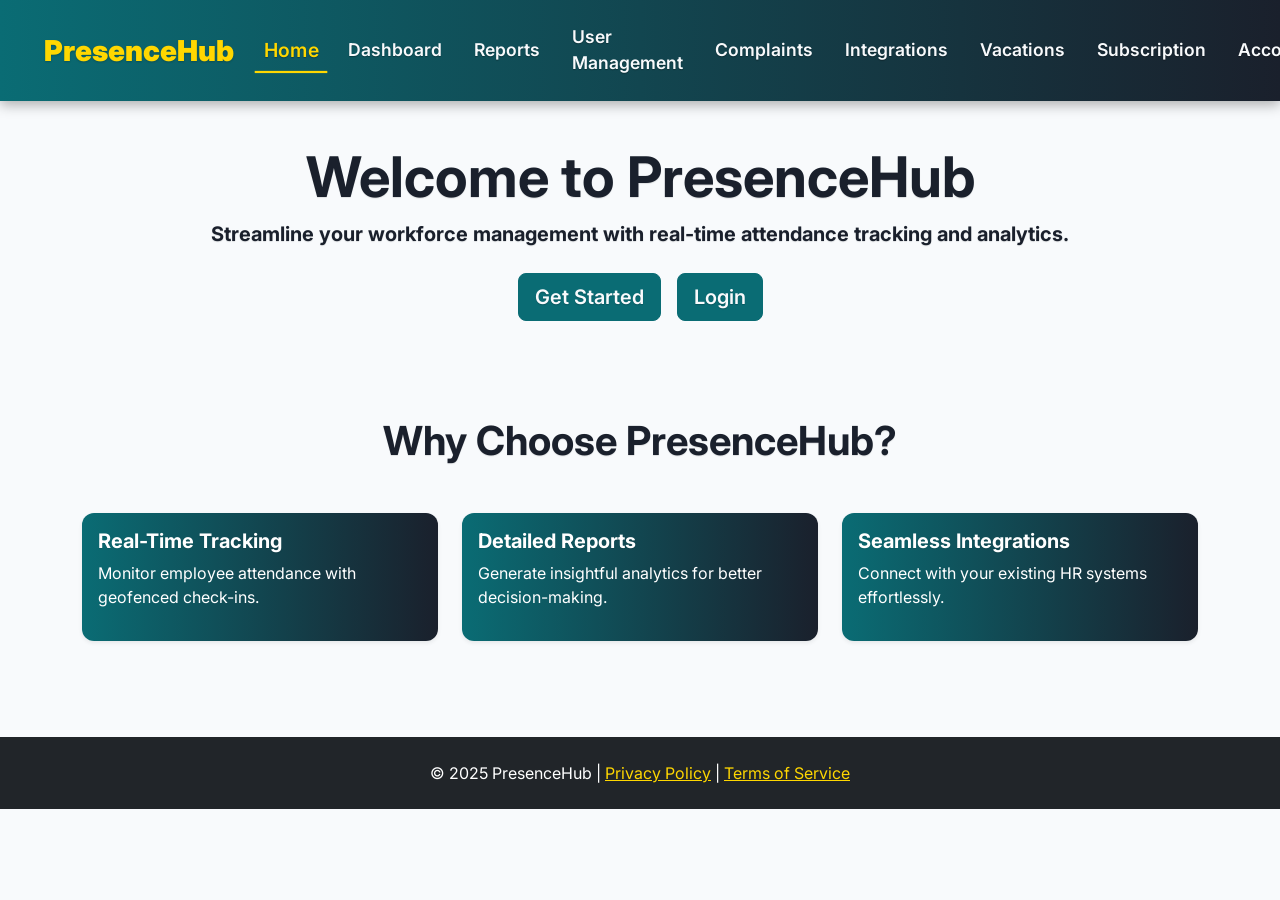
<file: index.html>
<!DOCTYPE html>
<html lang="en">

<head>
    <meta charset="UTF-8">
    <meta name="viewport" content="width=device-width, initial-scale=1.0">
    <title>PresenceHub - Home</title>
    <link href="https://cdn.jsdelivr.net/npm/bootstrap@5.3.2/dist/css/bootstrap.min.css" rel="stylesheet">
    <link href="https://fonts.googleapis.com/css2?family=Inter:wght@400;500;700;900&display=swap" rel="stylesheet">
    <script src="https://cdn.jsdelivr.net/npm/gsap@3.12.5/dist/gsap.min.js"></script>
    <link rel="preload" href="style.css" as="style"> <!-- preload للـ CSS عشان سرعة -->
    <link rel="stylesheet" href="style.css">
    <style>
        ul li {
            color: white !important;
        }

        body.no-transition {
            transition: none !important;
        }

        /* إزالة transition مؤقتة */
    </style>
</head>

<body class="no-transition"> <!-- class مؤقت للثبات -->
    <div id="notification" class="notification"></div>
    <nav class="navbar navbar-expand-lg navbar-dark fixed-top">
        <div class="container-fluid">
            <a class="navbar-brand" href="index.html">PresenceHub</a>
            <button class="navbar-toggler" type="button" data-bs-toggle="collapse" data-bs-target="#navbarNav"
                aria-controls="navbarNav" aria-expanded="false" aria-label="Toggle navigation">
                <span class="navbar-toggler-icon"></span>
            </button>
            <div class="collapse navbar-collapse" id="navbarNav">
                <ul class="navbar-nav ms-auto">
                    <li class="nav-item"><a class="nav-link active" style="color: white;" href="index.html">Home</a>
                    </li>
                    <li class="nav-item"><a class="nav-link" href="dashboard.html">Dashboard</a></li>
                    <li class="nav-item"><a class="nav-link" href="reports.html">Reports</a></li>
                    <li class="nav-item"><a class="nav-link" href="user-management.html">User Management</a></li>
                    <li class="nav-item"><a class="nav-link " href="complaints.html">Complaints</a></li>
                    <li class="nav-item"><a class="nav-link " href="integrations.html">Integrations</a></li>
                    <li class="nav-item"><a class="nav-link" href="vacations.html">Vacations</a></li>
                    <li class="nav-item"><a class="nav-link" href="subscription.html">Subscription</a></li>

                    <li class="nav-item"><a class="nav-link" href="settings.html">Account</a></li>
                    <li class="nav-item"><a class="nav-link text-danger" href="login.html" onclick="logout()">Logout</a>
                    </li>
                </ul>
            </div>
        </div>
    </nav>
    <main class="container py-5 mt-5">
        <section id="hero" class="text-center py-5">
            <h1 class="display-4 fw-bold">Welcome to PresenceHub</h1>
            <p class="lead">Streamline your workforce management with real-time attendance tracking and analytics.</p>
            <div class="d-flex justify-content-center gap-3 mt-4">
                <a href="signup.html" class="btn btn-primary btn-lg btn-clear">Get Started</a>
                <a href="login.html" class="btn btn-outline-primary btn-lg btn-clear">Login</a>
            </div>
        </section>
        <section id="features" class="py-5">
            <h2 class="display-6 fw-bold text-center mb-5">Why Choose PresenceHub?</h2>
            <div class="row g-4">
                <div class="col-md-4">
                    <div class="card shadow-sm feature-card">
                        <div class="card-body">
                            <h3 class="h5 fw-bold">Real-Time Tracking</h3>
                            <p>Monitor employee attendance with geofenced check-ins.</p>
                        </div>
                    </div>
                </div>
                <div class="col-md-4">
                    <div class="card shadow-sm feature-card">
                        <div class="card-body">
                            <h3 class="h5 fw-bold">Detailed Reports</h3>
                            <p>Generate insightful analytics for better decision-making.</p>
                        </div>
                    </div>
                </div>
                <div class="col-md-4">
                    <div class="card shadow-sm feature-card">
                        <div class="card-body">
                            <h3 class="h5 fw-bold">Seamless Integrations</h3>
                            <p>Connect with your existing HR systems effortlessly.</p>
                        </div>
                    </div>
                </div>
            </div>
        </section>
    </main>
    <footer class="bg-dark text-white text-center py-4">
        &copy; 2025 PresenceHub | <a href="privacy.html" class="text-gold">Privacy Policy</a> |
        <a href="terms.html" class="text-gold">Terms of Service</a>
    </footer>
    <script src="https://cdn.jsdelivr.net/npm/bootstrap@5.3.2/dist/js/bootstrap.bundle.min.js"></script>
    <script src="script.js"></script>
</body>

</html>
</file>
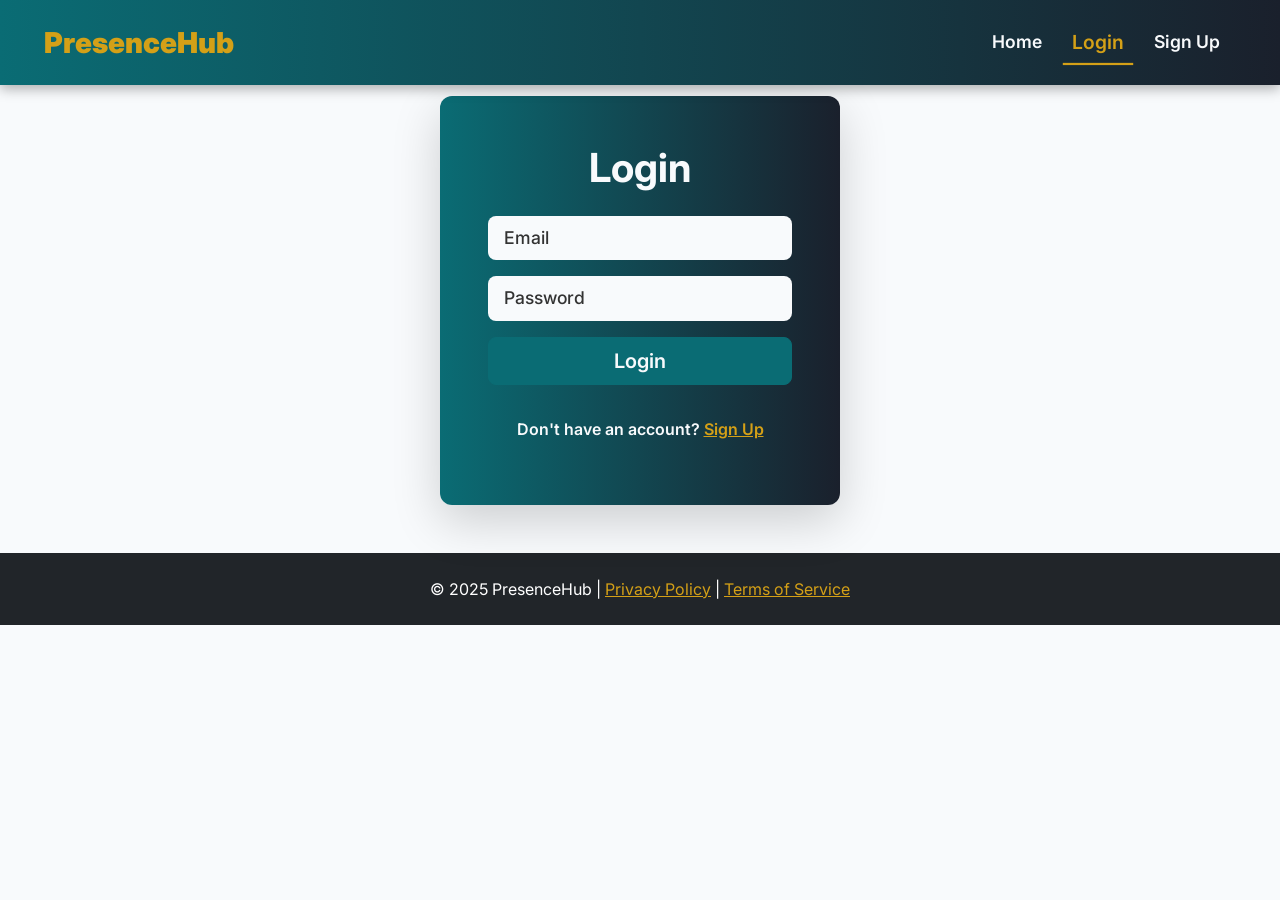
<file: login.html>
<!DOCTYPE html>
<html lang="en">
<head>
    <meta charset="UTF-8">
    <meta name="viewport" content="width=device-width, initial-scale=1.0">
    <title>PresenceHub - Login</title>
    <link href="https://cdn.jsdelivr.net/npm/bootstrap@5.3.2/dist/css/bootstrap.min.css" rel="stylesheet">
    <link href="https://fonts.googleapis.com/css2?family=Inter:wght@400;500;700;900&display=swap" rel="stylesheet">
    <script src="https://cdn.jsdelivr.net/npm/gsap@3.12.5/dist/gsap.min.js"></script>
    <link rel="stylesheet" href="login.css">
</head>
<body>
    <div id="notification" class="notification"></div>
    <nav class="navbar navbar-expand-lg navbar-dark fixed-top">
        <div class="container-fluid">
            <a class="navbar-brand" href="home.html">PresenceHub</a>
            <button class="navbar-toggler" type="button" data-bs-toggle="collapse" data-bs-target="#navbarNav" aria-controls="navbarNav" aria-expanded="false" aria-label="Toggle navigation">
                <span class="navbar-toggler-icon"></span>
            </button>
            <div class="collapse navbar-collapse" id="navbarNav">
                <ul class="navbar-nav ms-auto">
                    <li class="nav-item"><a class="nav-link" href="index.html">Home</a></li>
                    <li class="nav-item"><a class="nav-link active" href="login.html">Login</a></li>
                    <li class="nav-item"><a class="nav-link" href="signup.html">Sign Up</a></li>
                </ul>
            </div>
        </div>
    </nav>
    <main class="container py-5 mt-5">
        <section id="login" class="card shadow-lg mx-auto" style="max-width: 400px;">
            <div class="card-body p-5">
                <h2 class="display-6 fw-bold text-center mb-4">Login</h2>
                <form id="login-form" class="d-flex flex-column gap-3">
                    <input type="email" id="email" class="form-control form-control-lg" placeholder="Email" required>
                    <input type="password" id="password" class="form-control form-control-lg" placeholder="Password" required>
                    <button type="submit" class="btn btn-primary btn-lg position-relative">
                        Login
                        <div id="login-spinner" class="spinner"></div>
                    </button>
                    <p class="text-center mt-3">Don't have an account? <a href="signup.html" class="text-gold">Sign Up</a></p>
                </form>
            </div>
        </section>
    </main>
    <footer class="bg-dark text-white text-center py-4">
        &copy; 2025 PresenceHub | <a href="privacy.html" class="text-gold">Privacy Policy</a> |
        <a href="terms.html" class="text-gold">Terms of Service</a>
    </footer>
    <script src="https://cdn.jsdelivr.net/npm/bootstrap@5.3.2/dist/js/bootstrap.bundle.min.js"></script>
    <script src="login.js"></script>
</body>
</html>
</file>
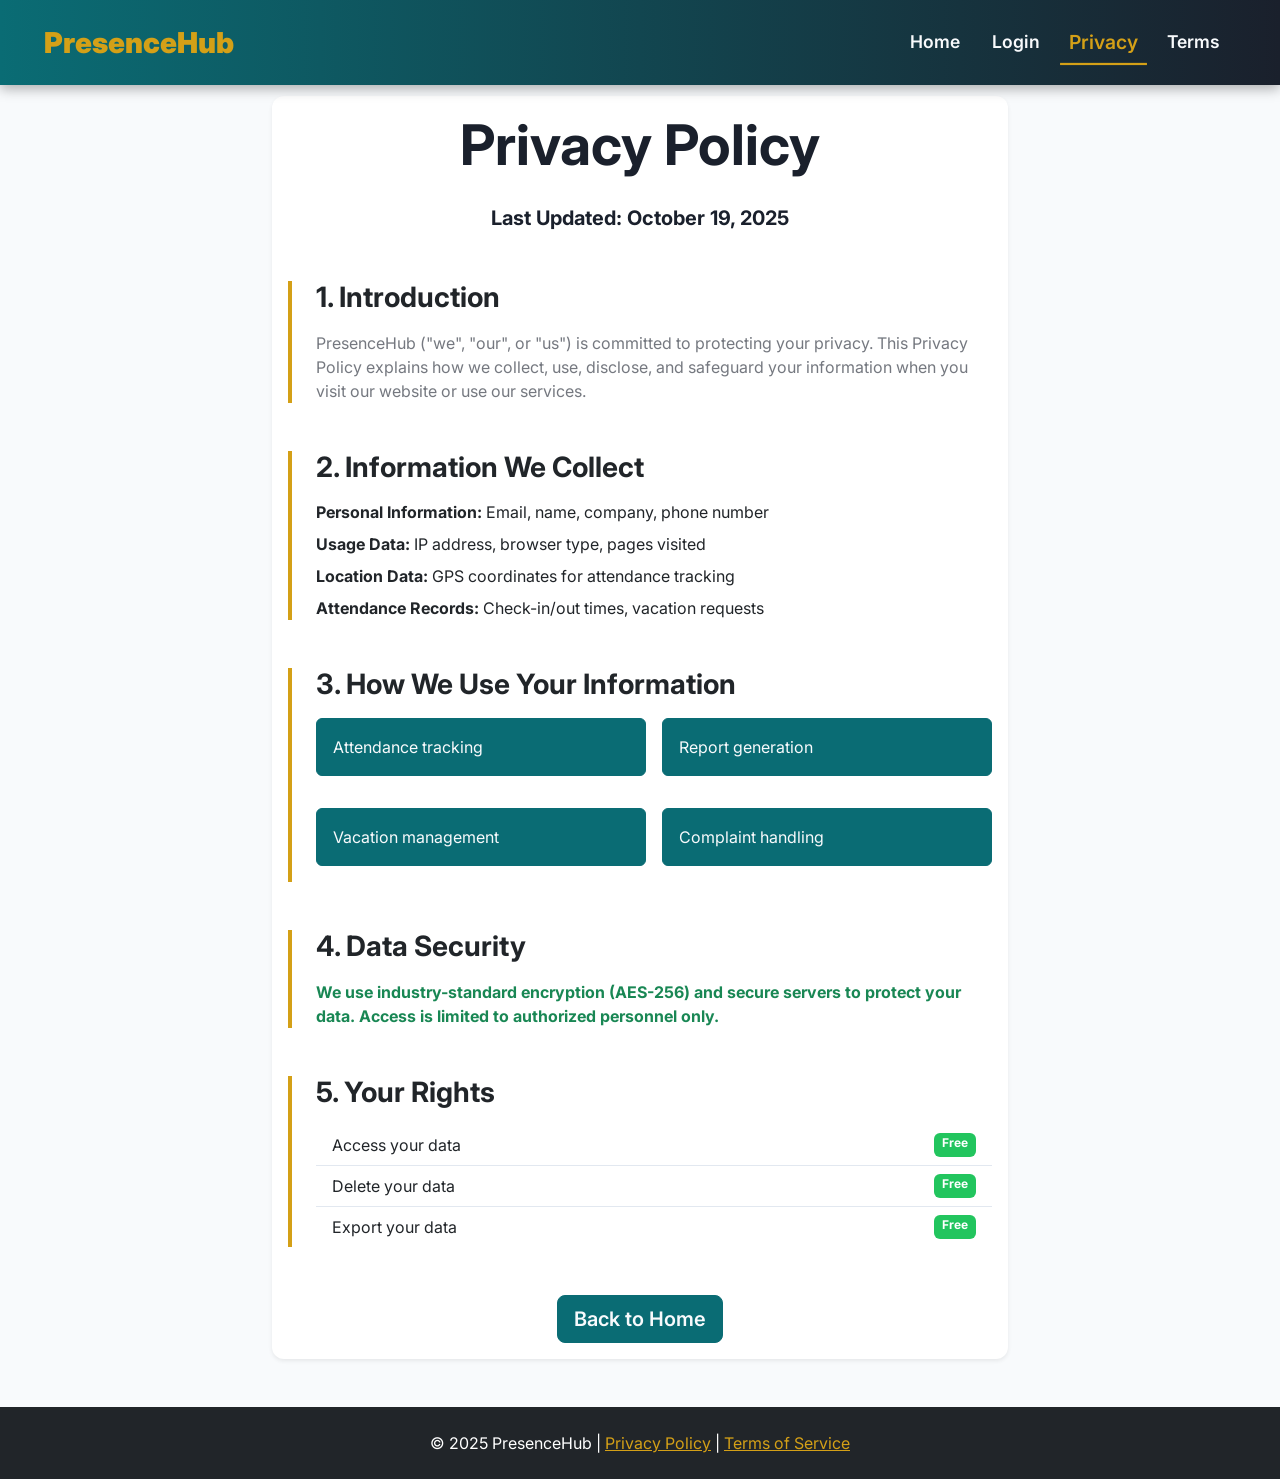
<file: privacy.html>
<!DOCTYPE html>
<html lang="en">
<head>
    <meta charset="UTF-8">
    <meta name="viewport" content="width=device-width, initial-scale=1.0">
    <title>PresenceHub - Privacy Policy</title>
    <link href="https://cdn.jsdelivr.net/npm/bootstrap@5.3.2/dist/css/bootstrap.min.css" rel="stylesheet">
    <link href="https://fonts.googleapis.com/css2?family=Inter:wght@400;500;700;900&display=swap" rel="stylesheet">
    <script src="https://cdn.jsdelivr.net/npm/gsap@3.12.5/dist/gsap.min.js"></script>
    <link rel="stylesheet" href="privacy.css">
</head>
<body>
    <div id="notification" class="notification"></div>
    <nav class="navbar navbar-expand-lg navbar-dark fixed-top">
        <div class="container-fluid">
            <a class="navbar-brand" href="index.html">PresenceHub</a>
            <button class="navbar-toggler" type="button" data-bs-toggle="collapse" data-bs-target="#navbarNav" aria-controls="navbarNav" aria-expanded="false" aria-label="Toggle navigation">
                <span class="navbar-toggler-icon"></span>
            </button>
            <div class="collapse navbar-collapse" id="navbarNav">
                <ul class="navbar-nav ms-auto">
                    <li class="nav-item"><a class="nav-link" href="index.html">Home</a></li>
                    <li class="nav-item"><a class="nav-link" href="login.html">Login</a></li>
                    <li class="nav-item"><a class="nav-link active" href="privacy.html">Privacy</a></li>
                    <li class="nav-item"><a class="nav-link" href="terms.html">Terms</a></li>
                </ul>
            </div>
        </div>
    </nav>
    <main class="container py-5 mt-5">
        <section id="privacy">
            <div class="row justify-content-center">
                <div class="col-lg-8">
                    <div class="card shadow-sm">
                        <div class="card-body">
                            <h1 class="display-4 fw-bold mb-4 text-center">Privacy Policy</h1>
                            <p class="lead text-center mb-5">Last Updated: October 19, 2025</p>
                            
                            <div class="privacy-section mb-5">
                                <h2 class="h3 fw-bold mb-3">1. Introduction</h2>
                                <p class="text-muted">PresenceHub ("we", "our", or "us") is committed to protecting your privacy. This Privacy Policy explains how we collect, use, disclose, and safeguard your information when you visit our website or use our services.</p>
                            </div>

                            <div class="privacy-section mb-5">
                                <h2 class="h3 fw-bold mb-3">2. Information We Collect</h2>
                                <ul class="list-unstyled">
                                    <li class="mb-2"><strong>Personal Information:</strong> Email, name, company, phone number</li>
                                    <li class="mb-2"><strong>Usage Data:</strong> IP address, browser type, pages visited</li>
                                    <li class="mb-2"><strong>Location Data:</strong> GPS coordinates for attendance tracking</li>
                                    <li class="mb-2"><strong>Attendance Records:</strong> Check-in/out times, vacation requests</li>
                                </ul>
                            </div>

                            <div class="privacy-section mb-5">
                                <h2 class="h3 fw-bold mb-3">3. How We Use Your Information</h2>
                                <div class="row g-3">
                                    <div class="col-md-6"><div class="alert alert-primary">Attendance tracking</div></div>
                                    <div class="col-md-6"><div class="alert alert-primary">Report generation</div></div>
                                    <div class="col-md-6"><div class="alert alert-primary">Vacation management</div></div>
                                    <div class="col-md-6"><div class="alert alert-primary">Complaint handling</div></div>
                                </div>
                            </div>

                            <div class="privacy-section mb-5">
                                <h2 class="h3 fw-bold mb-3">4. Data Security</h2>
                                <p class="text-success fw-bold">We use industry-standard encryption (AES-256) and secure servers to protect your data. Access is limited to authorized personnel only.</p>
                            </div>

                            <div class="privacy-section mb-5">
                                <h2 class="h3 fw-bold mb-3">5. Your Rights</h2>
                                <ul class="list-group list-group-flush">
                                    <li class="list-group-item d-flex justify-content-between">
                                        <span>Access your data</span>
                                        <span class="badge bg-success">Free</span>
                                    </li>
                                    <li class="list-group-item d-flex justify-content-between">
                                        <span>Delete your data</span>
                                        <span class="badge bg-success">Free</span>
                                    </li>
                                    <li class="list-group-item d-flex justify-content-between">
                                        <span>Export your data</span>
                                        <span class="badge bg-success">Free</span>
                                    </li>
                                </ul>
                            </div>

                            <div class="text-center mt-5">
                                <a href="index.html" class="btn btn-primary btn-lg">Back to Home</a>
                            </div>
                        </div>
                    </div>
                </div>
            </div>
        </section>
    </main>
    <footer class="bg-dark text-white text-center py-4">
        &copy; 2025 PresenceHub | <a href="privacy.html" class="text-gold">Privacy Policy</a> |
        <a href="terms.html" class="text-gold">Terms of Service</a>
    </footer>
    <script src="https://cdn.jsdelivr.net/npm/bootstrap@5.3.2/dist/js/bootstrap.bundle.min.js"></script>
    <script src="privacy.js"></script>
</body>
</html>
</file>
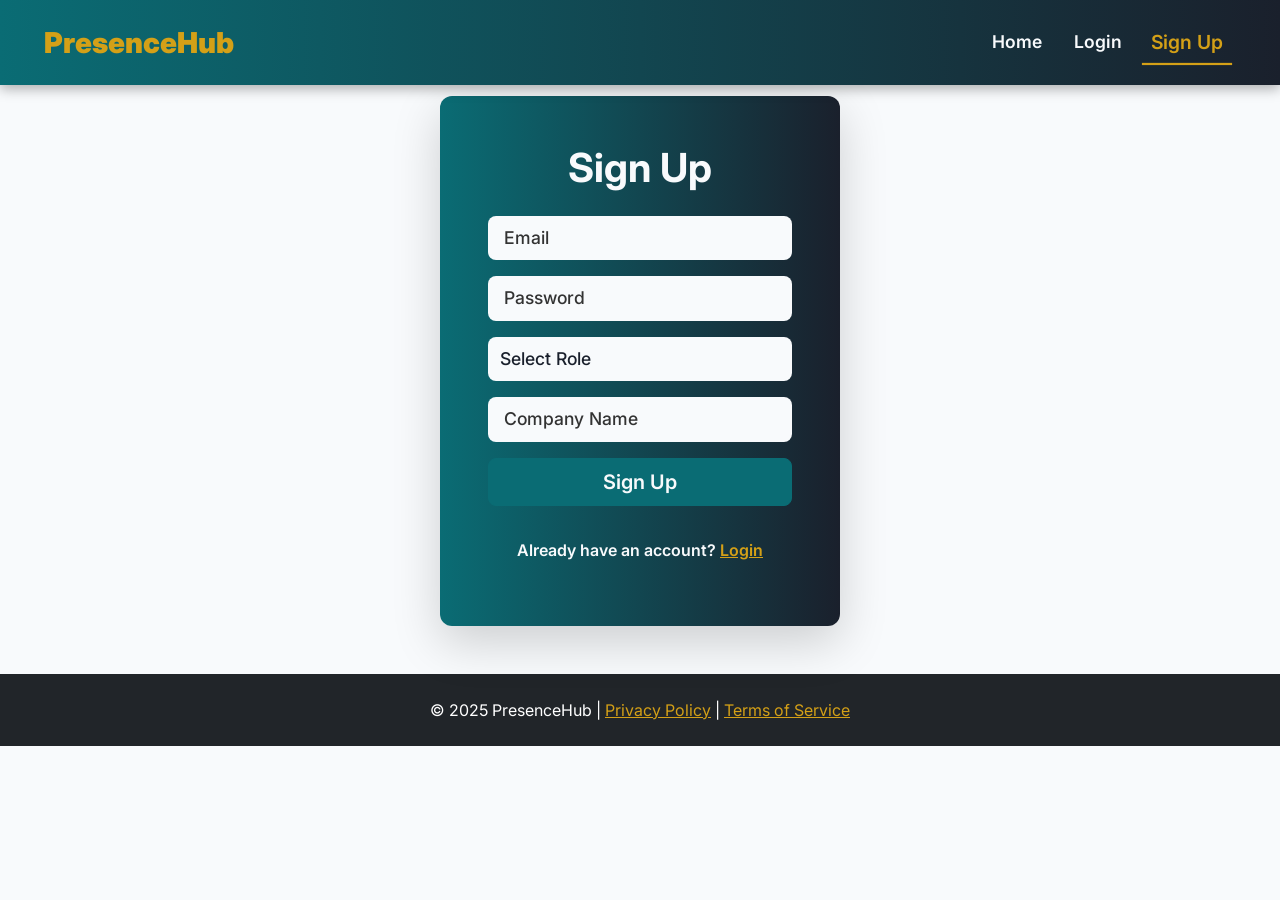
<file: signup.html>
<!DOCTYPE html>
<html lang="en">
<head>
    <meta charset="UTF-8">
    <meta name="viewport" content="width=device-width, initial-scale=1.0">
    <title>PresenceHub - Sign Up</title>
    <link href="https://cdn.jsdelivr.net/npm/bootstrap@5.3.2/dist/css/bootstrap.min.css" rel="stylesheet">
    <link href="https://fonts.googleapis.com/css2?family=Inter:wght@400;500;700;900&display=swap" rel="stylesheet">
    <script src="https://cdn.jsdelivr.net/npm/gsap@3.12.5/dist/gsap.min.js"></script>
    <link rel="stylesheet" href="signup.css">
</head>
<body>
    <div id="notification" class="notification"></div>
    <nav class="navbar navbar-expand-lg navbar-dark fixed-top">
        <div class="container-fluid">
            <a class="navbar-brand" href="home.html">PresenceHub</a>
            <button class="navbar-toggler" type="button" data-bs-toggle="collapse" data-bs-target="#navbarNav" aria-controls="navbarNav" aria-expanded="false" aria-label="Toggle navigation">
                <span class="navbar-toggler-icon"></span>
            </button>
            <div class="collapse navbar-collapse" id="navbarNav">
                <ul class="navbar-nav ms-auto">
                    <li class="nav-item"><a class="nav-link" href="index.html">Home</a></li>
                    <li class="nav-item"><a class="nav-link" href="login.html">Login</a></li>
                    <li class="nav-item"><a class="nav-link active" href="signup.html">Sign Up</a></li>
                </ul>
            </div>
        </div>
    </nav>
    <main class="container py-5 mt-5">
        <section id="signup" class="card shadow-lg mx-auto" style="max-width: 400px;">
            <div class="card-body p-5">
                <h2 class="display-6 fw-bold text-center mb-4">Sign Up</h2>
                <form id="signup-form" class="d-flex flex-column gap-3">
                    <input type="email" id="email" class="form-control form-control-lg" placeholder="Email" required>
                    <input type="password" id="password" class="form-control form-control-lg" placeholder="Password" required>
                    <select id="role" class="form-select form-control-lg" required>
                        <option value="">Select Role</option>
                        <option value="employee">Employee</option>
                        <option value="admin">Admin</option>
                        <option value="super_admin">Super Admin</option>
                    </select>
                    <input type="text" id="company" class="form-control form-control-lg" placeholder="Company Name" required>
                    <button type="submit" class="btn btn-primary btn-lg position-relative">
                        Sign Up
                        <div id="signup-spinner" class="spinner"></div>
                    </button>
                    <p class="text-center mt-3">Already have an account? <a href="login.html" class="text-gold">Login</a></p>
                </form>
            </div>
        </section>
    </main>
    <footer class="bg-dark text-white text-center py-4">
        &copy; 2025 PresenceHub | <a href="privacy.html" class="text-gold">Privacy Policy</a> |
        <a href="terms.html" class="text-gold">Terms of Service</a>
    </footer>
    <script src="https://cdn.jsdelivr.net/npm/bootstrap@5.3.2/dist/js/bootstrap.bundle.min.js"></script>
    <script src="signup.js"></script>
</body>
</html>
</file>
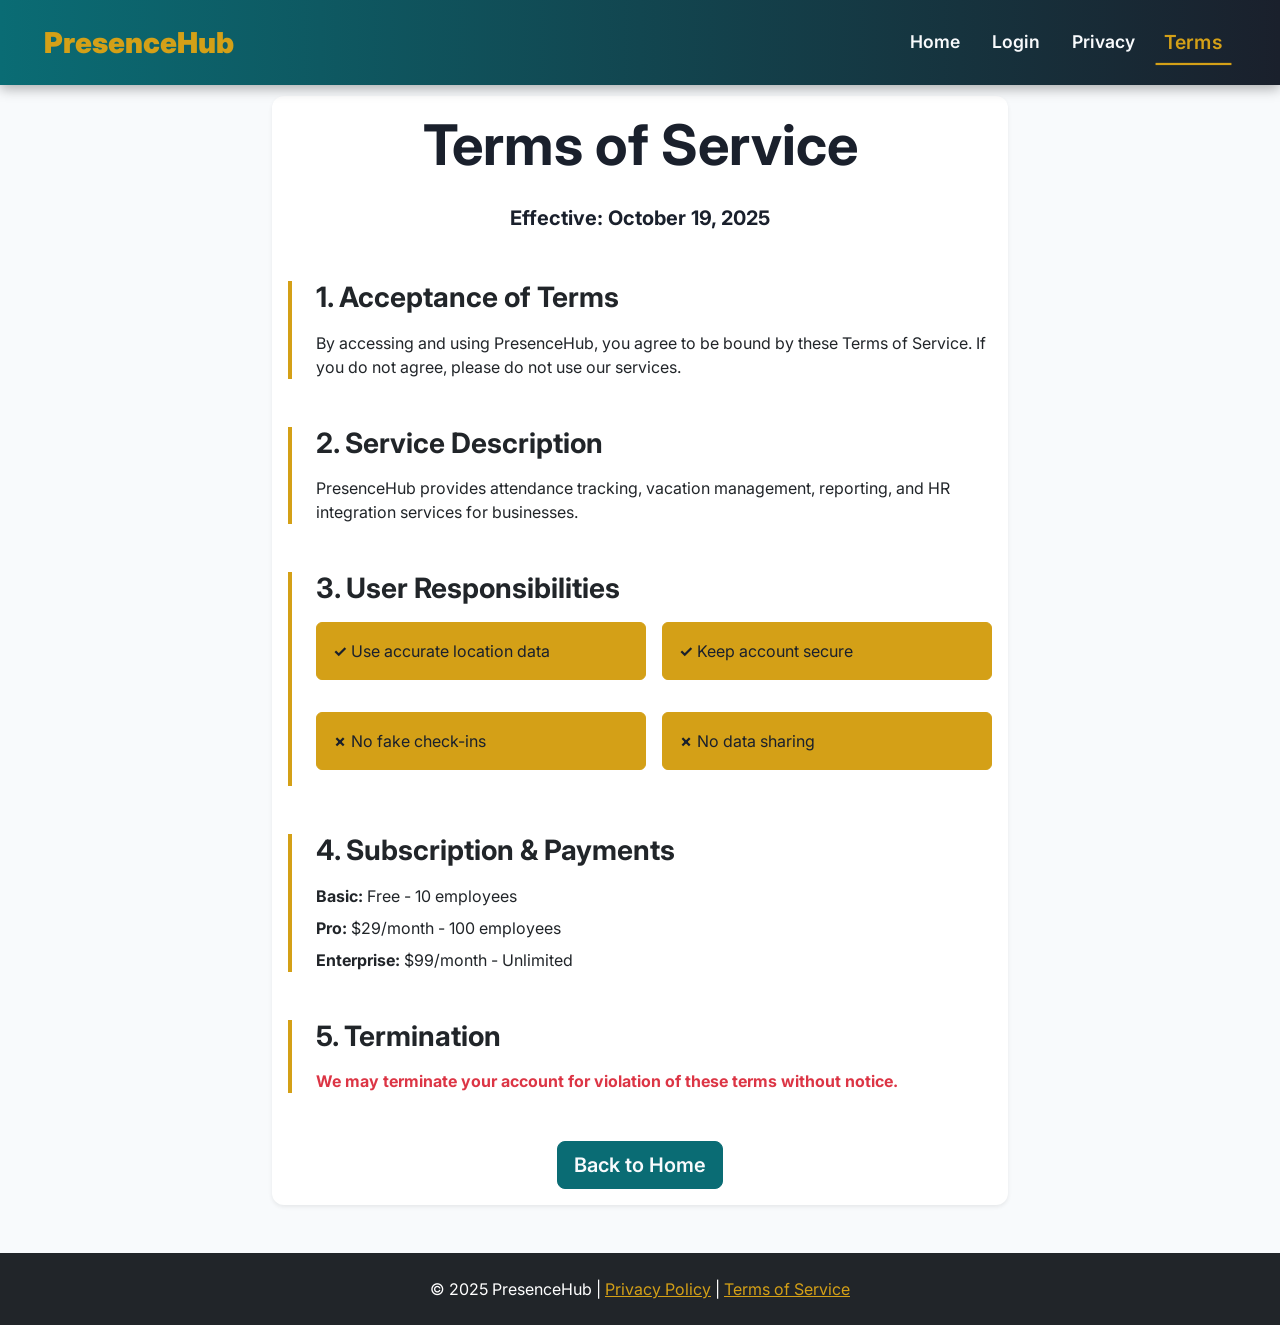
<file: terms.html>
<!DOCTYPE html>
<html lang="en">
<head>
    <meta charset="UTF-8">
    <meta name="viewport" content="width=device-width, initial-scale=1.0">
    <title>PresenceHub - Terms of Service</title>
    <link href="https://cdn.jsdelivr.net/npm/bootstrap@5.3.2/dist/css/bootstrap.min.css" rel="stylesheet">
    <link href="https://fonts.googleapis.com/css2?family=Inter:wght@400;500;700;900&display=swap" rel="stylesheet">
    <script src="https://cdn.jsdelivr.net/npm/gsap@3.12.5/dist/gsap.min.js"></script>
    <link rel="stylesheet" href="terms.css">
</head>
<body>
    <div id="notification" class="notification"></div>
    <nav class="navbar navbar-expand-lg navbar-dark fixed-top">
        <div class="container-fluid">
            <a class="navbar-brand" href="index.html">PresenceHub</a>
            <button class="navbar-toggler" type="button" data-bs-toggle="collapse" data-bs-target="#navbarNav" aria-controls="navbarNav" aria-expanded="false" aria-label="Toggle navigation">
                <span class="navbar-toggler-icon"></span>
            </button>
            <div class="collapse navbar-collapse" id="navbarNav">
                <ul class="navbar-nav ms-auto">
                    <li class="nav-item"><a class="nav-link" href="index.html">Home</a></li>
                    <li class="nav-item"><a class="nav-link" href="login.html">Login</a></li>
                    <li class="nav-item"><a class="nav-link" href="privacy.html">Privacy</a></li>
                    <li class="nav-item"><a class="nav-link active" href="terms.html">Terms</a></li>
                </ul>
            </div>
        </div>
    </nav>
    <main class="container py-5 mt-5">
        <section id="terms">
            <div class="row justify-content-center">
                <div class="col-lg-8">
                    <div class="card shadow-sm">
                        <div class="card-body">
                            <h1 class="display-4 fw-bold mb-4 text-center">Terms of Service</h1>
                            <p class="lead text-center mb-5">Effective: October 19, 2025</p>
                            
                            <div class="terms-section mb-5">
                                <h2 class="h3 fw-bold mb-3">1. Acceptance of Terms</h2>
                                <p>By accessing and using PresenceHub, you agree to be bound by these Terms of Service. If you do not agree, please do not use our services.</p>
                            </div>

                            <div class="terms-section mb-5">
                                <h2 class="h3 fw-bold mb-3">2. Service Description</h2>
                                <p>PresenceHub provides attendance tracking, vacation management, reporting, and HR integration services for businesses.</p>
                            </div>

                            <div class="terms-section mb-5">
                                <h2 class="h3 fw-bold mb-3">3. User Responsibilities</h2>
                                <div class="row g-3">
                                    <div class="col-md-6">
                                        <div class="alert alert-warning">
                                            <strong>✓</strong> Use accurate location data
                                        </div>
                                    </div>
                                    <div class="col-md-6">
                                        <div class="alert alert-warning">
                                            <strong>✓</strong> Keep account secure
                                        </div>
                                    </div>
                                    <div class="col-md-6">
                                        <div class="alert alert-warning">
                                            <strong>✗</strong> No fake check-ins
                                        </div>
                                    </div>
                                    <div class="col-md-6">
                                        <div class="alert alert-warning">
                                            <strong>✗</strong> No data sharing
                                        </div>
                                    </div>
                                </div>
                            </div>

                            <div class="terms-section mb-5">
                                <h2 class="h3 fw-bold mb-3">4. Subscription & Payments</h2>
                                <ul class="list-unstyled">
                                    <li class="mb-2"><strong>Basic:</strong> Free - 10 employees</li>
                                    <li class="mb-2"><strong>Pro:</strong> $29/month - 100 employees</li>
                                    <li class="mb-2"><strong>Enterprise:</strong> $99/month - Unlimited</li>
                                </ul>
                            </div>

                            <div class="terms-section mb-5">
                                <h2 class="h3 fw-bold mb-3">5. Termination</h2>
                                <p class="text-danger fw-bold">We may terminate your account for violation of these terms without notice.</p>
                            </div>

                            <div class="text-center mt-5">
                                <a href="index.html" class="btn btn-primary btn-lg">Back to Home</a>
                            </div>
                        </div>
                    </div>
                </div>
            </div>
        </section>
    </main>
    <footer class="bg-dark text-white text-center py-4">
        &copy; 2025 PresenceHub | <a href="privacy.html" class="text-gold">Privacy Policy</a> |
        <a href="terms.html" class="text-gold">Terms of Service</a>
    </footer>
    <script src="https://cdn.jsdelivr.net/npm/bootstrap@5.3.2/dist/js/bootstrap.bundle.min.js"></script>
    <script src="terms.js"></script>
</body>
</html>
</file>
<file: style.css>
:root {
    --primary: #0A6C74; 
    --gold: #FFD700; 
    --dark-bg: #1A202C; 
    --light-bg: #F8FAFC; 
    --text-dark: #1A202C;
    --text-light: #F8FAFC;
    --shadow: rgba(0, 0, 0, 0.3);
}

@media (prefers-color-scheme: dark) {
    :root {
        --light-bg: #1A202C;
        --text-dark: #F8FAFC;
        --text-light: #1A202C;
    }
}

body {
    font-family: 'Inter', sans-serif;
    background: var(--light-bg);
    color: var(--text-dark);
    transition: background 0.3s ease, color 0.3s ease; 
}

.dark body {
    background: var(--dark-bg);
    color: var(--text-light);
}

.navbar {
    background: linear-gradient(90deg, var(--primary) 0%, var(--dark-bg) 100%);
    box-shadow: 0 4px 12px var(--shadow);
    padding: 1rem 2rem;
    z-index: 1000;
}

.navbar-brand {
    font-size: 1.8rem;
    font-weight: 900;
    color: var(--gold) !important;
    transition: transform 0.2s ease;
    text-shadow: 0 1px 2px rgba(0, 0, 0, 0.2);
}

.navbar-brand:hover {
    transform: scale(1.05);
}

.navbar-nav {
    display: flex;
    align-items: center;
}

.nav-link {
    color: var(--text-light) !important;
    font-weight: 600;
    font-size: 1.1rem;
    padding: 0.5rem 1rem;
    margin: 0 0.5rem;
    transition: all 0.2s ease;
    position: relative;
    text-decoration: none;
    text-shadow: 0 1px 1px rgba(0, 0, 0, 0.3);
}

.nav-link:hover, .nav-link.active {
    color: var(--gold) !important;
    transform: scale(1.1);
}

.nav-link::after {
    content: '';
    position: absolute;
    bottom: 0;
    left: 0;
    width: 0;
    height: 2px;
    background: var(--gold);
    transition: width 0.2s ease;
}

.nav-link:hover::after, .nav-link.active::after {
    width: 100%;
}

.btn-primary, .btn-clear {
    background: var(--primary) !important;
    border-color: var(--primary) !important;
    transition: all 0.2s ease;
    font-weight: 600;
    text-shadow: 0 1px 1px rgba(0, 0, 0, 0.2);
    color: var(--text-light) !important; 
}

.btn-primary:hover, .btn-clear:hover {
    background: var(--gold) !important;
    border-color: var(--gold) !important;
    transform: scale(1.05);
    color: var(--text-dark) !important;
}

.btn-outline-primary {
    
    border-color: var(--primary);
    color: var(--primary);
    transition: all 0.2s ease;
    font-weight: 600;
}

.btn-outline-primary:hover {
    background: var(--gold);
    border-color: var(--gold);
    color: var(--text-dark);
    transform: scale(1.05);
}

.notification {
    position: fixed;
    top: 1rem;
    right: 1rem;
    padding: 1rem 2rem;
    border-radius: 12px;
    z-index: 2000;
    opacity: 0;
    transform: translateY(-20px);
    max-width: 400px;
    box-shadow: 0 8px 24px var(--shadow);
}

.notification.success {
    background: var(--gold);
    color: var(--text-dark);
}

.notification.error {
    background: #EF4444;
    color: var(--text-light);
}

.feature-card {
    border: none;
    border-radius: 12px;
    background: linear-gradient(90deg, var(--primary) 0%, var(--dark-bg) 100%) ;
    color: white;
    transition: all 0.3s ease;
    box-shadow: 0 4px 12px rgba(0, 0, 0, 0.1);
}

.dark .feature-card {
    background: #2D3748;
}

.feature-card:hover {
    transform: translateY(-10px) scale(1.03);
    box-shadow: 0 16px 32px rgba(0, 0, 0, 0.2);
}

footer {
    background: var(--dark-bg);
}

.text-gold {
    color: var(--gold) !important;
    transition: color 0.2s ease;
}

.text-gold:hover {
    color: var(--text-light) !important;
}

h1, h2, h3, .lead {
    font-weight: 700;
    color: var(--text-dark);
    text-shadow: 0 1px 1px rgba(0, 0, 0, 0.1);
}

.dark h1, .dark h2, .dark h3, .dark .lead {
    color: var(--text-light);
    text-shadow: 0 1px 1px rgba(255, 255, 255, 0.2);
}

@media (max-width: 768px) {
    .navbar-nav {
        background: var(--primary);
        padding: 1rem;
        border-radius: 8px;
        margin-top: 0.5rem;
    }
    .nav-link {
        padding: 0.75rem;
        font-size: 1rem;
    }
    .btn-clear {
        font-size: 1rem;
    }
}
</file>
<file: login.css>
:root {
    --primary: #0A6C74; 
    --gold: #D4A017; 
    --dark-bg: #1A202C; 
    --light-bg: #F8FAFC; 
    --text-dark: #1A202C;
    --text-light: #F8FAFC;
    --shadow: rgba(0, 0, 0, 0.3);
}

@media (prefers-color-scheme: dark) {
    :root {
        --light-bg: #1A202C;
        --text-dark: #F8FAFC;
        --text-light: #1A202C;
    }
}

body {
    font-family: 'Inter', sans-serif;
    background: var(--light-bg);
    color: var(--text-dark);
    transition: background 0.5s ease, color 0.5s ease; 
}

.navbar {
    background: linear-gradient(90deg, var(--primary) 0%, var(--dark-bg) 100%);
    box-shadow: 0 4px 12px var(--shadow);
    padding: 1rem 2rem;
    z-index: 1000;
}

.navbar-brand {
    font-size: 1.8rem;
    font-weight: 900;
    color: var(--gold) !important;
    transition: transform 0.3s ease;
}

.navbar-brand:hover {
    transform: scale(1.05);
}

.navbar-nav {
    display: flex;
    align-items: center;
}

.nav-link {
    color: var(--text-light) !important;
    font-weight: 600;
    font-size: 1.1rem;
    padding: 0.5rem 1rem;
    margin: 0 0.5rem;
    transition: all 0.3s ease;
    position: relative;
    text-decoration: none;
}

.nav-link:hover, .nav-link.active {
    color: var(--gold) !important;
    transform: scale(1.1);
}

.nav-link::after {
    content: '';
    position: absolute;
    bottom: 0;
    left: 0;
    width: 0;
    height: 2px;
    background: var(--gold);
    transition: width 0.3s ease;
}

.nav-link:hover::after, .nav-link.active::after {
    width: 100%;
}

.btn-primary {
    background: var(--primary);
    border-color: var(--primary);
    transition: all 0.3s ease;
    font-weight: 600;
    color: var(--text-light) !important;
}

.btn-primary:hover {
    background: var(--gold);
    border-color: var(--gold);
    transform: scale(1.05);
    color: var(--text-dark) !important;
}

.card {
    border: none;
    border-radius: 12px;
    background: linear-gradient(90deg, var(--primary) 0%, var(--dark-bg) 100%) ;
    transition: all 0.3s ease;
    box-shadow: 0 4px 12px rgba(0, 0, 0, 0.1);
}

.card:hover {
    transform: translateY(-10px);
    box-shadow: 0 12px 24px var(--shadow);
}

.form-control {
    border-radius: 8px;
    transition: all 0.3s ease;
    font-size: 1.1rem;
    font-weight: 500;
    background: var(--light-bg);
    border-color: var(--text-dark);
    color: var(--text-dark);
    border: none;
}

.form-control:focus {
    border-color: var(--gold);
    box-shadow: 0 0 0 0.2rem rgba(212, 160, 23, 0.25);
    transform: scale(1.02);
}

.notification {
    position: fixed;
    top: 1rem;
    right: 1rem;
    padding: 1rem 2rem;
    border-radius: 12px;
    z-index: 2000;
    opacity: 0;
    transform: translateY(-20px);
    max-width: 400px;
    box-shadow: 0 8px 24px var(--shadow);
}

.notification.success {
    background: var(--gold);
    color: var(--text-dark);
}

.notification.error {
    background: #EF4444;
    color: var(--text-light);
}

.text-gold {
    color: var(--gold) !important;
    transition: color 0.3s ease;
}

.text-gold:hover {
    color: #ebebdf !important;
}

.spinner {
    display: none;
    border: 4px solid var(--text-light);
    border-top: 4px solid var(--gold);
    border-radius: 50%;
    width: 20px;
    height: 20px;
    animation: spin 1s linear infinite;
    position: absolute;
    right: 10px;
    top: 50%;
    transform: translateY(-50%);
}

@keyframes spin {
    0% { transform: translateY(-50%) rotate(0deg); }
    100% { transform: translateY(-50%) rotate(360deg); }
}

footer {
    background: var(--dark-bg);
    color: var(--text-light);
}
/* footer a:hover{
    color:red ;
} */

h2, p {
    color: #F8FAFC !important;
    font-weight: 600;
    color: var(--text-dark);
}

@media (max-width: 768px) {
    .navbar-nav {
        background: var(--primary);
        padding: 1rem;
        border-radius: 8px;
        margin-top: 0.5rem;
    }
    .nav-link {
        padding: 0.75rem;
        font-size: 1rem;
    }
}
#email::placeholder,#password::placeholder{
    color:#333 ;
}
#email:focus::placeholder,#password:focus::placeholder {
    color:#333 !important;
}
</file>
<file: privacy.css>
:root {
    --primary: #0A6C74; 
    --gold: #D4A017; 
    --dark-bg: #1A202C; 
    --light-bg: #F8FAFC; 
    --text-dark: #1A202C;
    --text-light: #F8FAFC;
    --shadow: rgba(0, 0, 0, 0.3);
    --card-bg: #FFFFFF;
    --card-shadow-light: rgba(0, 0, 0, 0.1);
    --table-hover-light: #E2E8F0;
    --table-hover-dark: #4A5568;
    --danger: #EF4444;
    --success: #22C55E;
    --warning: #F59E0B;
    --disabled-bg-light: #E2E8F0;
    --disabled-bg-dark: #4A5568;
    --border-light: #E2E8F0;
    --border-dark: #4A5568;
}

@media (prefers-color-scheme: dark) {
    :root {
        --light-bg: #1A202C;
        --text-dark: #F8FAFC;
        --text-light: #1A202C;
        --card-bg: #2D3748;
        --card-shadow-light: rgba(0, 0, 0, 0.2);
        --disabled-bg-light: #4A5568;
        --disabled-bg-dark: #E2E8F0;
        --border-light: #4A5568;
        --border-dark: #E2E8F0;
    }
}

body {
    font-family: 'Inter', sans-serif;
    background: var(--light-bg);
    color: var(--text-dark);
    transition: background 0.5s ease, color 0.5s ease; 
}

.navbar {
    background: linear-gradient(90deg, var(--primary) 0%, var(--dark-bg) 100%);
    box-shadow: 0 4px 12px var(--shadow);
    padding: 1rem 2rem;
    z-index: 1000;
}

.navbar-brand {
    font-size: 1.8rem;
    font-weight: 900;
    color: var(--gold) !important;
    transition: transform 0.3s ease;
}

.navbar-brand:hover {
    transform: scale(1.05);
}

.navbar-nav {
    display: flex;
    align-items: center;
}

.nav-link {
    color: var(--text-light) !important;
    font-weight: 600;
    font-size: 1.1rem;
    padding: 0.5rem 1rem;
    margin: 0 0.5rem;
    transition: all 0.3s ease;
    position: relative;
    text-decoration: none;
}

.nav-link:hover, .nav-link.active {
    color: var(--gold) !important;
    transform: scale(1.1);
}

.nav-link::after {
    content: '';
    position: absolute;
    bottom: 0;
    left: 0;
    width: 0;
    height: 2px;
    background: var(--gold);
    transition: width 0.3s ease;
}

.nav-link:hover::after, .nav-link.active::after {
    width: 100%;
}

.btn-primary {
    background: var(--primary);
    border-color: var(--primary);
    transition: all 0.3s ease;
    font-weight: 600;
    color: var(--text-light) !important;
}

.btn-primary:hover {
    background: var(--gold);
    border-color: var(--gold);
    transform: scale(1.05);
    color: var(--text-dark) !important;
}

.btn-outline-primary {
    border-color: var(--primary);
    color: var(--primary);
    transition: all 0.3s ease;
    font-weight: 600;
}

.btn-outline-primary:hover {
    background: var(--gold);
    border-color: var(--gold);
    color: var(--text-dark) !important;
    transform: scale(1.05);
}

.btn-success {
    background: var(--success);
    border-color: var(--success);
    color: var(--text-light) !important;
    transition: all 0.3s ease;
    font-weight: 600;
}

.btn-success:hover {
    background: var(--success);
    border-color: var(--success);
    transform: scale(1.05);
    color: var(--text-light) !important;
}

.btn-danger {
    background: var(--danger);
    border-color: var(--danger);
    color: var(--text-light) !important;
    transition: all 0.3s ease;
    font-weight: 600;
}

.btn-danger:hover {
    background: var(--danger);
    border-color: var(--danger);
    transform: scale(1.05);
    color: var(--text-light) !important;
}

.btn-outline-secondary {
    border-color: var(--gold);
    color: var(--gold);
    transition: all 0.3s ease;
    font-weight: 600;
}

.btn-outline-secondary:hover {
    background: var(--gold);
    border-color: var(--gold);
    color: var(--text-dark) !important;
    transform: scale(1.05);
}

.card {
    border: none;
    border-radius: 12px;
    background: var(--card-bg);
    transition: all 0.3s ease;
    box-shadow: 0 4px 12px var(--card-shadow-light);
}

.card:hover {
    transform: translateY(-10px);
    box-shadow: 0 12px 24px var(--shadow);
}

.privacy-section {
    border-left: 4px solid var(--gold);
    padding-left: 1.5rem;
}

.alert-primary {
    background: var(--primary);
    border-color: var(--primary);
    color: var(--text-light);
}

.list-group-item {
    background: transparent;
    border: 1px solid var(--border-light);
}

.dark .list-group-item {
    border: 1px solid var(--border-dark);
}

.form-control, .form-select, textarea {
    border-radius: 8px;
    transition: all 0.3s ease;
    font-size: 1.1rem;
    font-weight: 500;
    background: var(--light-bg);
    border-color: var(--text-dark);
    color: var(--text-dark);
}

.form-control:focus, .form-select:focus, textarea:focus {
    border-color: var(--gold);
    box-shadow: 0 0 0 0.2rem rgba(212, 160, 23, 0.25);
    transform: scale(1.02);
}

.form-control:disabled {
    background: var(--disabled-bg-light);
    opacity: 0.7;
}

.dark .form-control:disabled {
    background: var(--disabled-bg-dark);
}

.table {
    border-radius: 8px;
    overflow: hidden;
}

.table th, .table td {
    vertical-align: middle;
    font-weight: 500;
    color: var(--text-dark);
}

.dark .table th, .dark .table td {
    color: var(--text-light);
}

.table-hover tbody tr:hover {
    background: var(--table-hover-light);
}

.dark .table-hover tbody tr:hover {
    background: var(--table-hover-dark);
}

.badge {
    font-size: 0.75em;
}

.badge.bg-success {
    background-color: var(--success) !important;
}

.badge.bg-warning {
    background-color: var(--warning) !important;
}

.notification {
    position: fixed;
    top: 1rem;
    right: 1rem;
    padding: 1rem 2rem;
    border-radius: 12px;
    z-index: 2000;
    opacity: 0;
    transform: translateY(-20px);
    max-width: 400px;
    box-shadow: 0 8px 24px var(--shadow);
}

.notification.success {
    background: var(--gold);
    color: var(--text-dark);
}

.notification.error {
    background: var(--danger);
    color: var(--text-light);
}

.text-gold {
    color: var(--gold) !important;
    transition: color 0.3s ease;
}

.text-gold:hover {
    color: var(--text-light) !important;
}

.text-muted {
    color: var(--text-dark) !important;
    opacity: 0.6;
}

.dark .text-muted {
    color: var(--text-light) !important;
    opacity: 0.6;
}

.spinner {
    display: none;
    border: 4px solid var(--text-light);
    border-top: 4px solid var(--gold);
    border-radius: 50%;
    width: 20px;
    height: 20px;
    animation: spin 1s linear infinite;
    position: absolute;
    right: 10px;
    top: 50%;
    transform: translateY(-50%);
}

@keyframes spin {
    0% { transform: translateY(-50%) rotate(0deg); }
    100% { transform: translateY(-50%) rotate(360deg); }
}

.modal-content {
    border-radius: 12px;
    background: var(--card-bg);
    color: var(--text-dark);
}

.modal-header {
    border-bottom: 1px solid var(--text-dark);
}

.dark .modal-content {
    color: var(--text-light);
}

.dark .modal-header {
    border-bottom: 1px solid var(--text-light);
}

.rounded-circle {
    border: 2px solid var(--primary);
    transition: border-color 0.3s ease;
}

.dark .rounded-circle {
    border-color: var(--gold);
}

.integration-card {
    border: none;
    border-radius: 12px;
    background: var(--card-bg);
    transition: all 0.3s ease;
    cursor: pointer;
}

.integration-card:hover {
    transform: translateY(-10px) scale(1.02);
    box-shadow: 0 12px 24px var(--shadow);
}

.integration-icon {
    font-size: 3rem;
    margin-bottom: 1rem;
}

.integration-status {
    font-weight: 600;
    color: var(--success);
}

.plan-card {
    border: none;
    border-radius: 12px;
    background: var(--card-bg);
    transition: all 0.3s ease;
    position: relative;
    overflow: hidden;
}

.plan-card:hover {
    transform: translateY(-10px);
    box-shadow: 0 12px 24px var(--shadow);
}

.recommended {
    border: 2px solid var(--primary) !important;
}

.recommended-badge {
    position: absolute;
    top: 15px;
    right: 15px;
    background: var(--gold);
    color: var(--text-dark);
    padding: 0.25rem 0.75rem;
    border-radius: 20px;
    font-size: 0.8rem;
    font-weight: 600;
}

.plan-name {
    font-size: 1.5rem;
    font-weight: 700;
    margin-bottom: 1rem;
    color: var(--text-dark);
}

.price {
    font-size: 2.5rem;
    font-weight: 900;
    color: var(--primary);
    margin-bottom: 1rem;
}

.period {
    font-size: 0.8rem;
    font-weight: 400;
    color: var(--text-dark);
    opacity: 0.7;
}

.plan-features {
    list-style: none;
    padding: 0;
    text-align: left;
}

.plan-features li {
    padding: 0.5rem 0;
    font-weight: 500;
    color: var(--text-dark);
}

footer {
    background: var(--dark-bg);
    color: var(--text-light);
}

h1, h2, h3, .lead, .modal-title, .card-title {
    font-weight: 700;
    color: var(--text-dark);
}

@media (max-width: 768px) {
    .navbar-nav {
        background: var(--primary);
        padding: 1rem;
        border-radius: 8px;
        margin-top: 0.5rem;
    }
    .nav-link {
        padding: 0.75rem;
        font-size: 1rem;
    }
    .btn-primary, .btn-success, .btn-danger, .btn-outline-primary {
        font-size: 1rem;
    }
    .rounded-circle {
        width: 80px;
        height: 80px;
    }
    .price {
        font-size: 2rem;
    }
}
</file>
<file: signup.css>
:root {
    --primary: #0A6C74; 
    --gold: #D4A017; 
    --dark-bg: #1A202C; 
    --light-bg: #F8FAFC; 
    --text-dark: #1A202C;
    --text-light: #F8FAFC;
    --shadow: rgba(0, 0, 0, 0.3);
    --card-bg: #FFFFFF;
    --card-shadow-light: rgba(0, 0, 0, 0.1);
}

@media (prefers-color-scheme: dark) {
    :root {
        --light-bg: #1A202C;
        --text-dark: #F8FAFC;
        --text-light: #1A202C;
        --card-bg: #2D3748;
        --card-shadow-light: rgba(0, 0, 0, 0.2);
    }
}

body {
    font-family: 'Inter', sans-serif;
    background: var(--light-bg);
    color: var(--text-dark);
    transition: background 0.5s ease, color 0.5s ease; 
}

.navbar {
    background: linear-gradient(90deg, var(--primary) 0%, var(--dark-bg) 100%);
    box-shadow: 0 4px 12px var(--shadow);
    padding: 1rem 2rem;
    z-index: 1000;
}

.navbar-brand {
    font-size: 1.8rem;
    font-weight: 900;
    color: var(--gold) !important;
    transition: transform 0.3s ease;
}

.navbar-brand:hover {
    transform: scale(1.05);
}

.navbar-nav {
    display: flex;
    align-items: center;
}

.nav-link {
    color: var(--text-light) !important;
    font-weight: 600;
    font-size: 1.1rem;
    padding: 0.5rem 1rem;
    margin: 0 0.5rem;
    transition: all 0.3s ease;
    position: relative;
    text-decoration: none;
}

.nav-link:hover, .nav-link.active {
    color: var(--gold) !important;
    transform: scale(1.1);
}

.nav-link::after {
    content: '';
    position: absolute;
    bottom: 0;
    left: 0;
    width: 0;
    height: 2px;
    background: var(--gold);
    transition: width 0.3s ease;
}

.nav-link:hover::after, .nav-link.active::after {
    width: 100%;
}

.btn-primary {
    background: var(--primary);
    border-color: var(--primary);
    transition: all 0.3s ease;
    font-weight: 600;
    color: var(--text-light) !important;
}

.btn-primary:hover {
    background: var(--gold);
    border-color: var(--gold);
    transform: scale(1.05);
    color: var(--text-dark) !important;
}

.card {
    border: none;
    border-radius: 12px;
    background: linear-gradient(90deg, var(--primary) 0%, var(--dark-bg) 100%) ;
    transition: all 0.3s ease;
    box-shadow: 0 4px 12px var(--card-shadow-light);
}

.card:hover {
    transform: translateY(-10px);
    box-shadow: 0 12px 24px var(--shadow);
}

.form-control, .form-select {
    border-radius: 8px;
    transition: all 0.3s ease;
    font-size: 1.1rem;
    font-weight: 500;
    background: var(--light-bg);
    border-color: var(--text-dark);
    color: var(--text-dark);
    border: none;
}

.form-control:focus, .form-select:focus {
    border-color: var(--gold);
    box-shadow: 0 0 0 0.2rem rgba(212, 160, 23, 0.25);
    transform: scale(1.02);
}

.notification {
    position: fixed;
    top: 1rem;
    right: 1rem;
    padding: 1rem 2rem;
    border-radius: 12px;
    z-index: 2000;
    opacity: 0;
    transform: translateY(-20px);
    max-width: 400px;
    box-shadow: 0 8px 24px var(--shadow);
}

.notification.success {
    background: var(--gold);
    color: var(--text-dark);
}

.notification.error {
    background: #EF4444;
    color: var(--text-light);
}

.text-gold {
    color: var(--gold) !important;
    transition: color 0.3s ease;
}

.text-gold:hover {
    color: #ebebdf !important;
}

.spinner {
    display: none;
    border: 4px solid var(--text-light);
    border-top: 4px solid var(--gold);
    border-radius: 50%;
    width: 20px;
    height: 20px;
    animation: spin 1s linear infinite;
    position: absolute;
    right: 10px;
    top: 50%;
    transform: translateY(-50%);
}

@keyframes spin {
    0% { transform: translateY(-50%) rotate(0deg); }
    100% { transform: translateY(-50%) rotate(360deg); }
}

footer {
    background: var(--dark-bg);
    color: var(--text-light);
}

h2, p {
    font-weight: 600;
    color: #F8FAFC !important;
}

@media (max-width: 768px) {
    .navbar-nav {
        background: var(--primary);
        padding: 1rem;
        border-radius: 8px;
        margin-top: 0.5rem;
    }
    .nav-link {
        padding: 0.75rem;
        font-size: 1rem;
    }
}
#email::placeholder,#password::placeholder,#company::placeholder{
    color:#333 !important;
}
#email:focus::placeholder,#password:focus::placeholder, #company:focus::placeholder{
    color:#333 !important;
}
</file>
<file: terms.css>
:root {
    --primary: #0A6C74; 
    --gold: #D4A017; 
    --dark-bg: #1A202C; 
    --light-bg: #F8FAFC; 
    --text-dark: #1A202C;
    --text-light: #F8FAFC;
    --shadow: rgba(0, 0, 0, 0.3);
    --card-bg: #FFFFFF;
    --card-shadow-light: rgba(0, 0, 0, 0.1);
    --table-hover-light: #E2E8F0;
    --table-hover-dark: #4A5568;
    --danger: #EF4444;
    --success: #22C55E;
    --warning: #F59E0B;
    --disabled-bg-light: #E2E8F0;
    --disabled-bg-dark: #4A5568;
    --border-light: #E2E8F0;
    --border-dark: #4A5568;
}

@media (prefers-color-scheme: dark) {
    :root {
        --light-bg: #1A202C;
        --text-dark: #F8FAFC;
        --text-light: #1A202C;
        --card-bg: #2D3748;
        --card-shadow-light: rgba(0, 0, 0, 0.2);
        --disabled-bg-light: #4A5568;
        --disabled-bg-dark: #E2E8F0;
        --border-light: #4A5568;
        --border-dark: #E2E8F0;
    }
}

body {
    font-family: 'Inter', sans-serif;
    background: var(--light-bg);
    color: var(--text-dark);
    transition: background 0.5s ease, color 0.5s ease; 
}

.navbar {
    background: linear-gradient(90deg, var(--primary) 0%, var(--dark-bg) 100%);
    box-shadow: 0 4px 12px var(--shadow);
    padding: 1rem 2rem;
    z-index: 1000;
}

.navbar-brand {
    font-size: 1.8rem;
    font-weight: 900;
    color: var(--gold) !important;
    transition: transform 0.3s ease;
}

.navbar-brand:hover {
    transform: scale(1.05);
}

.navbar-nav {
    display: flex;
    align-items: center;
}

.nav-link {
    color: var(--text-light) !important;
    font-weight: 600;
    font-size: 1.1rem;
    padding: 0.5rem 1rem;
    margin: 0 0.5rem;
    transition: all 0.3s ease;
    position: relative;
    text-decoration: none;
}

.nav-link:hover, .nav-link.active {
    color: var(--gold) !important;
    transform: scale(1.1);
}

.nav-link::after {
    content: '';
    position: absolute;
    bottom: 0;
    left: 0;
    width: 0;
    height: 2px;
    background: var(--gold);
    transition: width 0.3s ease;
}

.nav-link:hover::after, .nav-link.active::after {
    width: 100%;
}

.btn-primary {
    background: var(--primary);
    border-color: var(--primary);
    transition: all 0.3s ease;
    font-weight: 600;
    color: var(--text-light) !important;
}

.btn-primary:hover {
    background: var(--gold);
    border-color: var(--gold);
    transform: scale(1.05);
    color: var(--text-dark) !important;
}

.btn-outline-primary {
    border-color: var(--primary);
    color: var(--primary);
    transition: all 0.3s ease;
    font-weight: 600;
}

.btn-outline-primary:hover {
    background: var(--gold);
    border-color: var(--gold);
    color: var(--text-dark) !important;
    transform: scale(1.05);
}

.btn-success {
    background: var(--success);
    border-color: var(--success);
    color: var(--text-light) !important;
    transition: all 0.3s ease;
    font-weight: 600;
}

.btn-success:hover {
    background: var(--success);
    border-color: var(--success);
    transform: scale(1.05);
    color: var(--text-light) !important;
}

.btn-danger {
    background: var(--danger);
    border-color: var(--danger);
    color: var(--text-light) !important;
    transition: all 0.3s ease;
    font-weight: 600;
}

.btn-danger:hover {
    background: var(--danger);
    border-color: var(--danger);
    transform: scale(1.05);
    color: var(--text-light) !important;
}

.btn-outline-secondary {
    border-color: var(--gold);
    color: var(--gold);
    transition: all 0.3s ease;
    font-weight: 600;
}

.btn-outline-secondary:hover {
    background: var(--gold);
    border-color: var(--gold);
    color: var(--text-dark) !important;
    transform: scale(1.05);
}

.card {
    border: none;
    border-radius: 12px;
    background: var(--card-bg);
    transition: all 0.3s ease;
    box-shadow: 0 4px 12px var(--card-shadow-light);
}

.card:hover {
    transform: translateY(-10px);
    box-shadow: 0 12px 24px var(--shadow);
}

.terms-section {
    border-left: 4px solid var(--gold);
    padding-left: 1.5rem;
}

.alert-warning {
    background: var(--gold);
    border-color: var(--gold);
    color: var(--text-dark);
}

.list-group-item {
    background: transparent;
    border: 1px solid var(--border-light);
}

.dark .list-group-item {
    border: 1px solid var(--border-dark);
}

.form-control, .form-select, textarea {
    border-radius: 8px;
    transition: all 0.3s ease;
    font-size: 1.1rem;
    font-weight: 500;
    background: var(--light-bg);
    border-color: var(--text-dark);
    color: var(--text-dark);
}

.form-control:focus, .form-select:focus, textarea:focus {
    border-color: var(--gold);
    box-shadow: 0 0 0 0.2rem rgba(212, 160, 23, 0.25);
    transform: scale(1.02);
}

.form-control:disabled {
    background: var(--disabled-bg-light);
    opacity: 0.7;
}

.dark .form-control:disabled {
    background: var(--disabled-bg-dark);
}

.table {
    border-radius: 8px;
    overflow: hidden;
}

.table th, .table td {
    vertical-align: middle;
    font-weight: 500;
    color: var(--text-dark);
}

.dark .table th, .dark .table td {
    color: var(--text-light);
}

.table-hover tbody tr:hover {
    background: var(--table-hover-light);
}

.dark .table-hover tbody tr:hover {
    background: var(--table-hover-dark);
}

.badge {
    font-size: 0.75em;
}

.badge.bg-success {
    background-color: var(--success) !important;
}

.badge.bg-warning {
    background-color: var(--warning) !important;
}

.notification {
    position: fixed;
    top: 1rem;
    right: 1rem;
    padding: 1rem 2rem;
    border-radius: 12px;
    z-index: 2000;
    opacity: 0;
    transform: translateY(-20px);
    max-width: 400px;
    box-shadow: 0 8px 24px var(--shadow);
}

.notification.success {
    background: var(--gold);
    color: var(--text-dark);
}

.notification.error {
    background: var(--danger);
    color: var(--text-light);
}

.text-gold {
    color: var(--gold) !important;
    transition: color 0.3s ease;
}

.text-gold:hover {
    color: var(--text-light) !important;
}

.text-muted {
    color: var(--text-dark) !important;
    opacity: 0.6;
}

.dark .text-muted {
    color: var(--text-light) !important;
    opacity: 0.6;
}

.spinner {
    display: none;
    border: 4px solid var(--text-light);
    border-top: 4px solid var(--gold);
    border-radius: 50%;
    width: 20px;
    height: 20px;
    animation: spin 1s linear infinite;
    position: absolute;
    right: 10px;
    top: 50%;
    transform: translateY(-50%);
}

@keyframes spin {
    0% { transform: translateY(-50%) rotate(0deg); }
    100% { transform: translateY(-50%) rotate(360deg); }
}

.modal-content {
    border-radius: 12px;
    background: var(--card-bg);
    color: var(--text-dark);
}

.modal-header {
    border-bottom: 1px solid var(--text-dark);
}

.dark .modal-content {
    color: var(--text-light);
}

.dark .modal-header {
    border-bottom: 1px solid var(--text-light);
}

.rounded-circle {
    border: 2px solid var(--primary);
    transition: border-color 0.3s ease;
}

.dark .rounded-circle {
    border-color: var(--gold);
}

.integration-card {
    border: none;
    border-radius: 12px;
    background: var(--card-bg);
    transition: all 0.3s ease;
    cursor: pointer;
}

.integration-card:hover {
    transform: translateY(-10px) scale(1.02);
    box-shadow: 0 12px 24px var(--shadow);
}

.integration-icon {
    font-size: 3rem;
    margin-bottom: 1rem;
}

.integration-status {
    font-weight: 600;
    color: var(--success);
}

.plan-card {
    border: none;
    border-radius: 12px;
    background: var(--card-bg);
    transition: all 0.3s ease;
    position: relative;
    overflow: hidden;
}

.plan-card:hover {
    transform: translateY(-10px);
    box-shadow: 0 12px 24px var(--shadow);
}

.recommended {
    border: 2px solid var(--primary) !important;
}

.recommended-badge {
    position: absolute;
    top: 15px;
    right: 15px;
    background: var(--gold);
    color: var(--text-dark);
    padding: 0.25rem 0.75rem;
    border-radius: 20px;
    font-size: 0.8rem;
    font-weight: 600;
}

.plan-name {
    font-size: 1.5rem;
    font-weight: 700;
    margin-bottom: 1rem;
    color: var(--text-dark);
}

.price {
    font-size: 2.5rem;
    font-weight: 900;
    color: var(--primary);
    margin-bottom: 1rem;
}

.period {
    font-size: 0.8rem;
    font-weight: 400;
    color: var(--text-dark);
    opacity: 0.7;
}

.plan-features {
    list-style: none;
    padding: 0;
    text-align: left;
}

.plan-features li {
    padding: 0.5rem 0;
    font-weight: 500;
    color: var(--text-dark);
}

footer {
    background: var(--dark-bg);
    color: var(--text-light);
}

h1, h2, h3, .lead, .modal-title, .card-title {
    font-weight: 700;
    color: var(--text-dark);
}

@media (max-width: 768px) {
    .navbar-nav {
        background: var(--primary);
        padding: 1rem;
        border-radius: 8px;
        margin-top: 0.5rem;
    }
    .nav-link {
        padding: 0.75rem;
        font-size: 1rem;
    }
    .btn-primary, .btn-success, .btn-danger, .btn-outline-primary {
        font-size: 1rem;
    }
    .rounded-circle {
        width: 80px;
        height: 80px;
    }
    .price {
        font-size: 2rem;
    }
}
</file>
